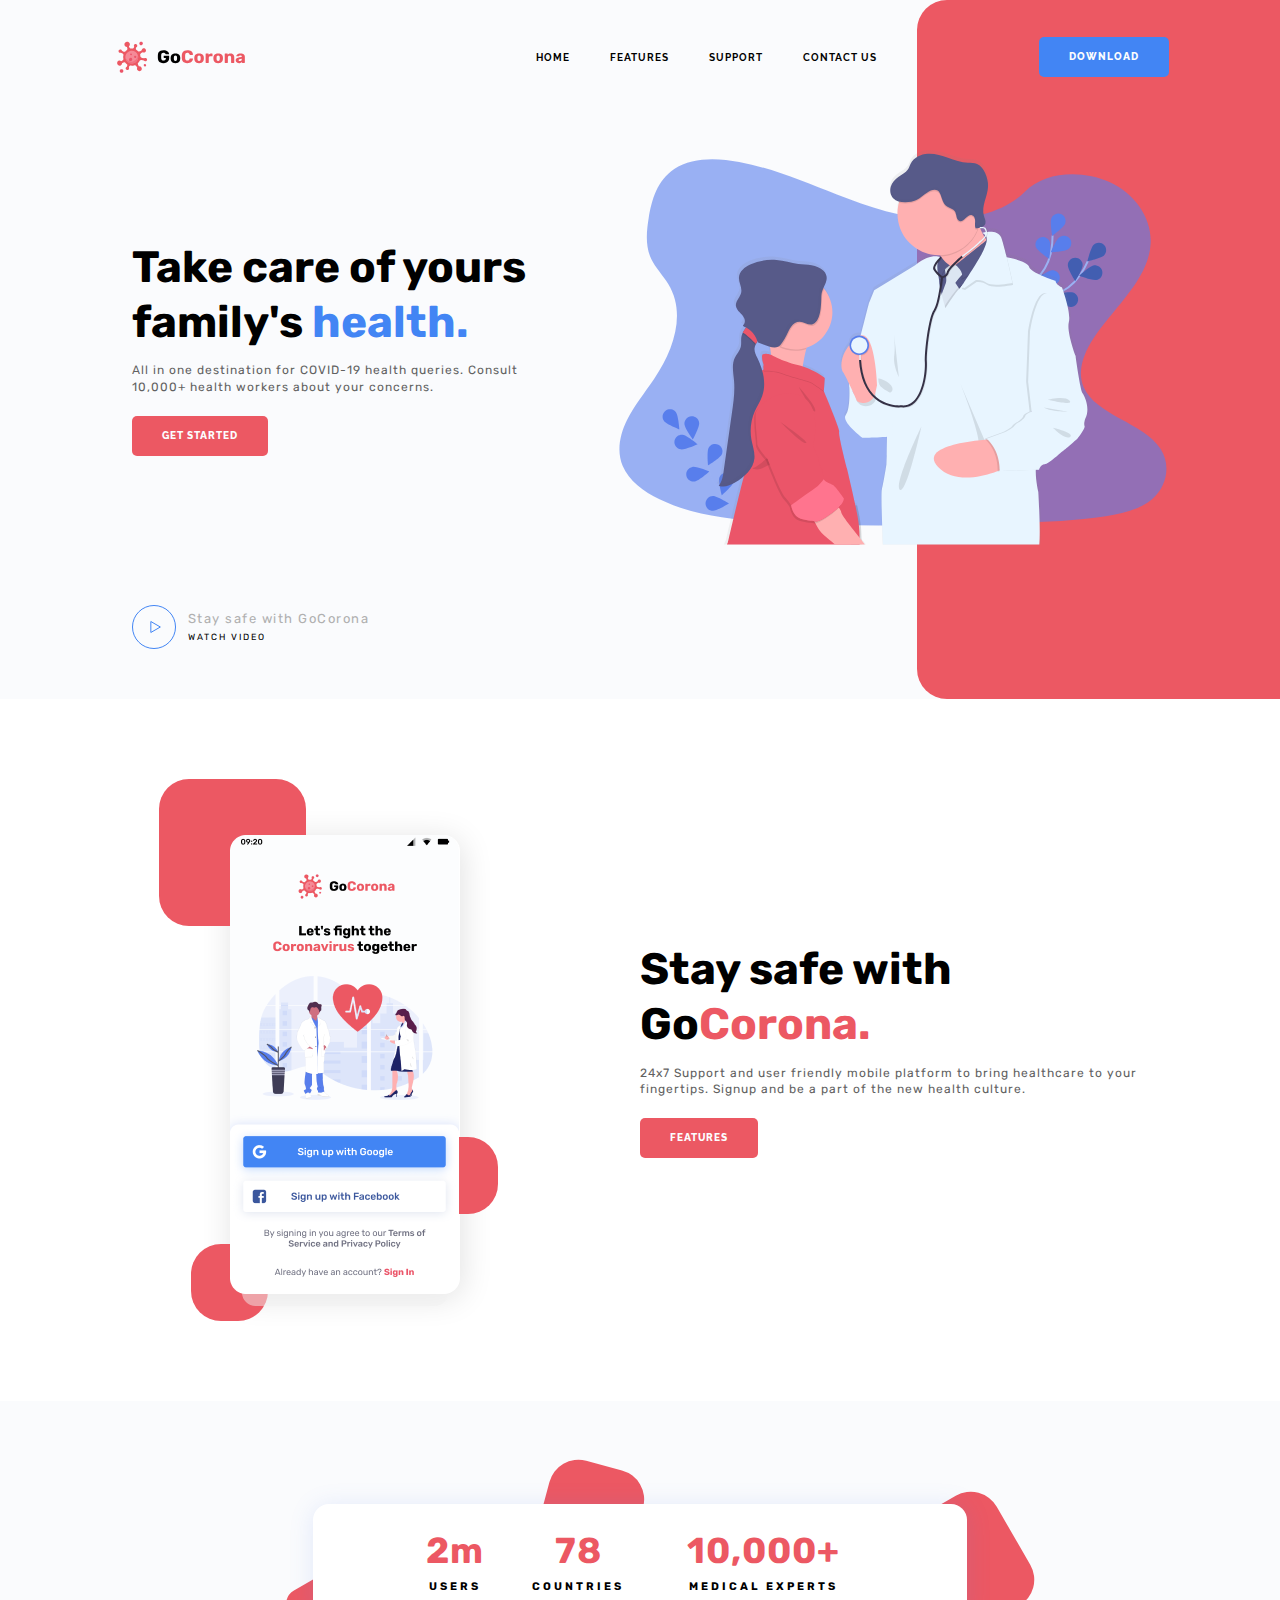
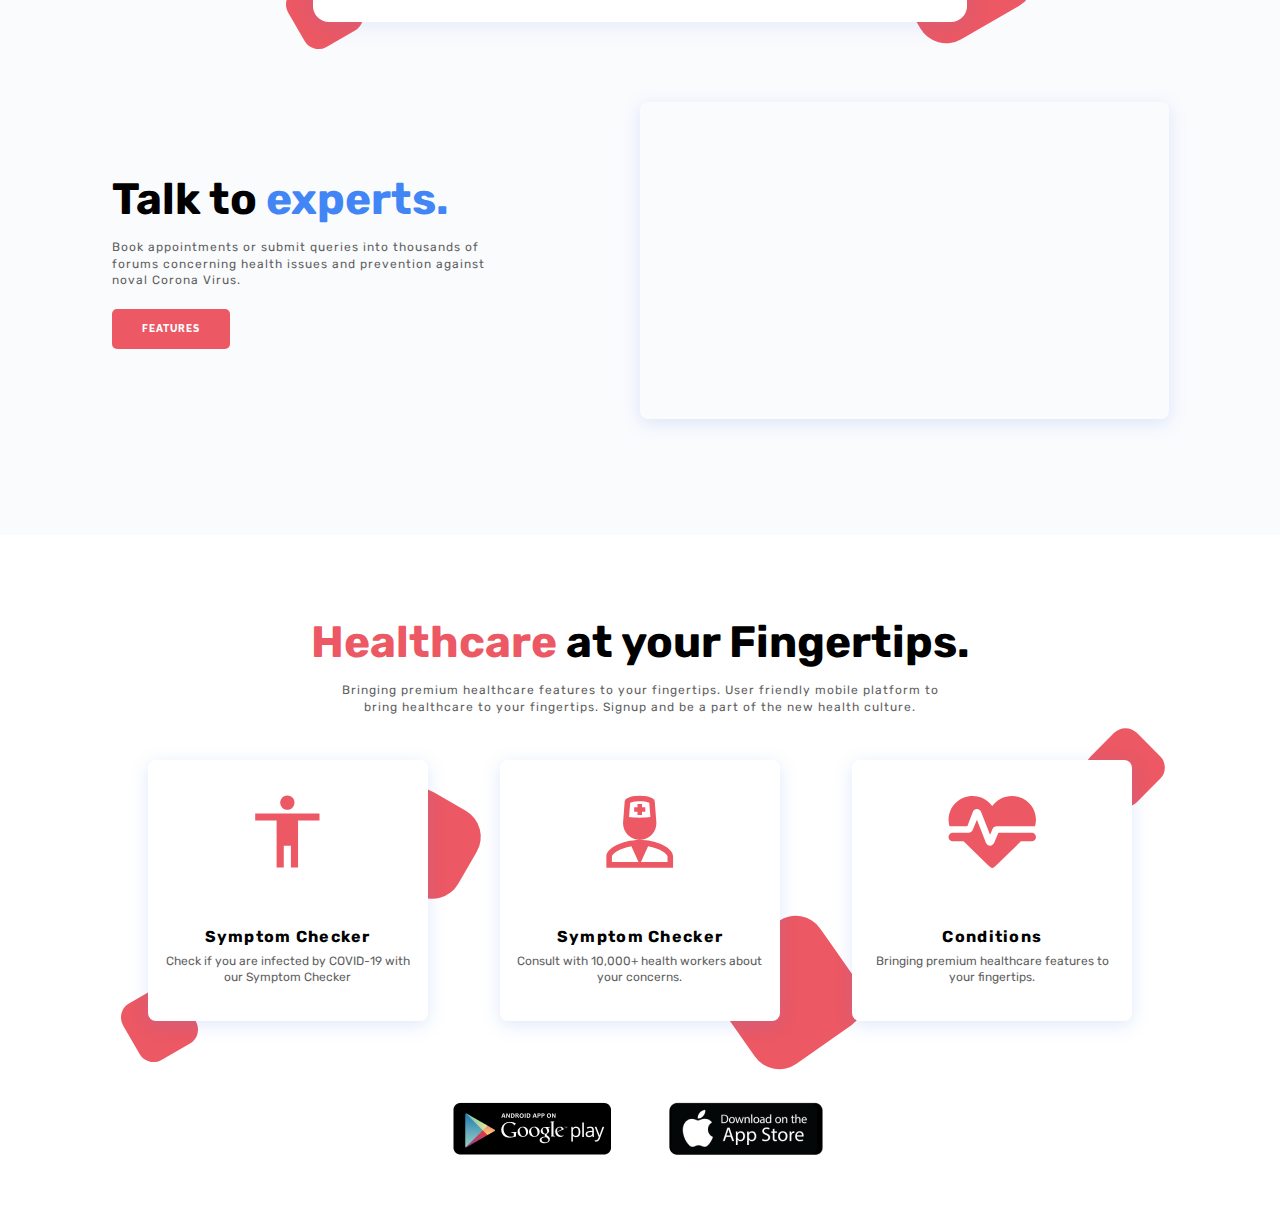
<file: index.html>
<!DOCTYPE html>
<html lang="ru">

<head>
	<title> GoCorona</title>
	<meta charset="UTF-8">
	<meta name="viewport" content="width=device-width">
	<link href="https://fonts.googleapis.com/css?family=Rubik:regular,700&display=swap" rel="stylesheet" />
	<link href="https://fonts.googleapis.com/css?family=Raleway:700,800&display=swap" rel="stylesheet" />
	<link rel="stylesheet" href="css/style.css">

</head>

<body>
	<div class="wrapper">
		<header id="open" class="header">
   <div id="close" class="header__container">
      <a href="" class="header__logo">
         <img src="images/logo.svg" alt="Логотип">
      </a>
      <div class="header__menu menu">
         <nav id="menu" class="menu__body">
            <ul class="menu__list">
               <li class="menu__item"><a href="" class="menu__link">HOME</a></li>
               <li class="menu__item"><a href="" class="menu__link">FEATURES</a></li>
               <li class="menu__item"><a href="" class="menu__link">SUPPORT</a></li>
               <li class="menu__item"><a href="" class="menu__link">CONTACT US</a></li>
            </ul>
         </nav>
      </div>

      <div class="header__button">
         <a href="" class="button button_blue">DOWNLOAD</a>
         <a href="#open" class="icon-menu"><span></span></a>
         <a href="#close" class="close-icon-menu"></a>
      </div>
   </div>
</header>
		<main class="main">
			<section class="get-started">
				<div class="get-started__container">
					<div class="get-started__content">
						<div class="get-started__block-text block-text">
							<h1 class="block-text__title block-text__title_blue">Take care of yours family's
								<span>health.</span>
							</h1>
							<div class="block-text__text">All in one destination for COVID-19 health queries. Consult 10,000+
								health workers about your concerns.</div>
							<a href="" class="block-text__button button">GET STARTED</a>
						</div>
					</div>
					<div class="get-started__image">
						<img src="images/get-started/image.svg" alt="Картинка врача с ребенком">
					</div>
					<div class="get-started__video">
						<a href="" class="video-get-started">
							<div class="video-get-started__icon">
								<img src="images/get-started/video.svg" alt="Кнопка видео">
							</div>
							<div class="video-get-started__body">
								<div class="video-get-started__title">Stay safe with GoCorona</div>
								<div class="video-get-started__text">Watch Video</div>
							</div>
						</a>
					</div class="get-started__video">
				</div>
			</section>
			<section class="stay-safe">
				<div class="stay-safe__container">
					<div class="stay-safe__media">
						<div class="media-stay-safe">
							<div class="media-stay-safe__image">
								<img src="images/stay-safe/app.png" alt="Приложение">
							</div>
							<div class="media-stay-safe__item media-stay-safe__item_1"></div>
							<div class="media-stay-safe__item media-stay-safe__item_2"></div>
							<div class="media-stay-safe__item media-stay-safe__item_3"></div>
						</div>
					</div>
					<div class="stay-safe__content">
						<div class="stay-safe__block-text block-text">
							<h2 class="block-text__title">Stay safe with Go<span>Corona.</span></h2>
							<div class="block-text__text">24x7 Support and user friendly mobile platform to bring healthcare to
								your fingertips. Signup and be a part of the new health culture.</div>
							<a href="" class="block-text__button button">Features</a>
						</div>
					</div>
				</div>
			</section>
			<section class="expert">
				<div class="expert__container">
					<div class="expert__statistics statistics-expert">
						<div class="statistics-expert__body body-statistics-expert">
							<div class="body-statistics-expert__item">
								<div class="body-statistics-expert__value">2m</div>
								<div class="body-statistics-expert__text">Users</div>
							</div>
							<div class="body-statistics-expert__item">
								<div class="body-statistics-expert__value">78</div>
								<div class="body-statistics-expert__text">Countries</div>
							</div>
							<div class="body-statistics-expert__item">
								<div class="body-statistics-expert__value">10,000+</div>
								<div class="body-statistics-expert__text">Medical experts</div>
							</div>
						</div>
						<div class="statistics-expert__decor statistics-expert__decor_1"></div>
						<div class="statistics-expert__decor statistics-expert__decor_2"></div>
						<div class="statistics-expert__decor statistics-expert__decor_3"></div>
					</div>
					<div class="expert__body">
						<div class="expert__content">
							<div class="expert__block-text block-text">
								<h2 class="block-text__title block-text__title_blue">Talk to <span>experts.</span></h2>
								<div class="block-text__text">Book appointments or submit queries into thousands of forums
									concerning health issues and prevention against noval Corona Virus.</div>
								<a href="" class="block-text__button button">Features</a>
							</div>
						</div>
						<div class="expert__video">
							<iframe src="https://www.youtube.com/embed/LlAZggmciGM" title="YouTube video player" frameborder="0" allow="accelerometer; autoplay; clipboard-write; encrypted-media; gyroscope; picture-in-picture" allowfullscreen></iframe>
							
						</div>
					</div>


				</div>
			</section>
			<section class="healthcare">
				<div class="healthcare__container">
					<div class="healthcare__block-text block-text block-text_center">
						<h2 class="block-text__title"><span>Healthcare</span> at your Fingertips.</h2>
						<div class="block-text__text block-text__text_mw">Bringing premium healthcare features to your
							fingertips. User friendly mobile platform to bring healthcare to your fingertips. Signup and be a
							part of the new health culture.</div>
					</div>

					<div class="healthcare__items">
						<div class="healthcare__column healthcare__column_1">
							<div class="healthcare__item item-healthcare">
								<div class="item-healthcare__icon">
									<img src="images/healthcare/01.svg" alt="Иконка">
								</div>
								<div class="item-healthcare__title">Symptom Checker</div>
								<div class="item-healthcare__text">Check if you are infected by COVID-19 with our Symptom
									Checker</div>
							</div>
						</div>
						<div class="healthcare__column healthcare__column_2">
							<div class="healthcare__item item-healthcare">
								<div class="item-healthcare__icon">
									<img src="images/healthcare/02.svg" alt="Иконка">
								</div>
								<div class="item-healthcare__title">Symptom Checker</div>
								<div class="item-healthcare__text">Consult with 10,000+ health workers about your concerns.
								</div>
							</div>
						</div>
						<div class="healthcare__column healthcare__column_3">
							<div class="healthcare__item item-healthcare">
								<div class="item-healthcare__icon">
									<img src="images/healthcare/03.svg" alt="Иконка">
								</div>
								<div class="item-healthcare__title">Conditions</div>
								<div class="item-healthcare__text">Bringing premium healthcare features to your fingertips.
								</div>
							</div>
						</div>

					</div>
				</div>

			</section>
		</main>
		<footer class="footer">
   <div class="footer__container">
      <div class="footer__items">
         <a href=" " class="footer__item">
            <img src="images/googlePlay.png" alt="Google Play">
         </a>
         <a href=" " class="footer__item">
            <img src="images/appStore.png" alt="App Store">
         </a>
      </div>
      
   </div>
</footer>
	</div>

</body>

</html>
</file>
<file: css/style.css>
@charset "UTF-8";
/*Обнуление*/
* {
  padding: 0;
  margin: 0;
  border: 0; }

/* Расчёт размеров блочных тегов. Значения этого свойства указывают, влияют ли отступы и границы на размеры блочных тегов. */
*, *:before, *:after {
  -moz-box-sizing: border-box;
  -webkit-box-sizing: border-box;
  box-sizing: border-box; }

/* убираем линии обводки у некоторых браузеров */
:focus, :active {
  outline: none; }

a:focus, a:active {
  outline: none; }

nav, footer, header, aside {
  display: block; }

/* Уравнивание шрифтов и элементов */
html, body {
  height: 100%;
  width: 100%;
  font-size: 100%;
  line-height: 1;
  font-size: 14px;
  -ms-text-size-adjust: 100%;
  -moz-text-size-adjust: 100%;
  -webkit-text-size-adjust: 100%; }

input, button, textarea {
  font-family: inherit; }

input::-ms-clear {
  display: none; }

button {
  cursor: pointer; }

button::-moz-focus-inner {
  padding: 0;
  border: 0; }

a, a:visited {
  text-decoration: none; }

a:hover {
  text-decoration: none; }

ul li {
  list-style: none; }

img {
  vertical-align: top; }

h1, h2, h3, h4, h5, h6 {
  font-size: inherit;
  font-weight: inherit; }

/*--------------------*/
body {
  font-family: Rubik;
  font-size: 12px;
  color: #616161; }

.wrapper {
  overflow: hidden;
  /* для прибития подвала к низу экрана */
  display: -webkit-box;
  display: -ms-flexbox;
  display: flex;
  -webkit-box-orient: vertical;
  -webkit-box-direction: normal;
  -ms-flex-direction: column;
  flex-direction: column;
  min-height: 100%;
  /* оболочка занимает всю ширину окна браузера */ }

.main {
  -webkit-box-flex: 1;
  -ms-flex: 1 1 auto;
  flex: 1 1 auto;
  /* позволяем расширяться, чтобы прижать подвал */ }

/* обращение к объектам в которых встречается класс контейнер */
[class*="__container"] {
  max-width: 1087px;
  margin: 0 auto;
  padding: 0 15px; }

/* ------------------------------------ */
/* ПК */
@media (max-width: 1057px) {
  [class*="__container"] {
    max-width: 970px; } }

/* Планшет */
@media (max-width: 991.98px) {
  [class*="__container"] {
    max-width: 750px; } }

/* телефон */
@media (max-width: 767.98px) {
  [class*="__container"] {
    max-width: none; } }

/* маленький телефон */
/* ------------------------------------ */
.header {
  position: absolute;
  width: 100%;
  top: 0;
  left: 0;
  z-index: 50; }
  .header__container {
    display: -webkit-box;
    display: -ms-flexbox;
    display: flex;
    min-height: 114px;
    -webkit-box-align: center;
    -ms-flex-align: center;
    align-items: center; }
  .header__logo {
    position: relative;
    z-index: 5; }
  .header__menu {
    -webkit-box-flex: 1;
    -ms-flex: 1 1 auto;
    flex: 1 1 auto; }
  .header__button {
    position: relative;
    z-index: 5;
    -webkit-box-flex: 0;
    -ms-flex: 0 0 252px;
    flex: 0 0 252px;
    display: -webkit-box;
    display: -ms-flexbox;
    display: flex;
    -webkit-box-pack: end;
    -ms-flex-pack: end;
    justify-content: flex-end;
    -webkit-box-align: center;
    -ms-flex-align: center;
    align-items: center; }

/* ------------------------------------ */
.menu {
  display: -webkit-box;
  display: -ms-flexbox;
  display: flex;
  -webkit-box-pack: end;
  -ms-flex-pack: end;
  justify-content: flex-end; }
  .menu__list {
    display: -webkit-box;
    display: -ms-flexbox;
    display: flex; }
  .menu__item {
    margin: 0 40px 0 0; }
  .menu__link {
    font-family: Raleway;
    text-transform: uppercase;
    font-weight: 700;
    font-size: 10px;
    line-height: 1.2;
    letter-spacing: 0.14em;
    color: #000;
    letter-spacing: 1px; }
    .menu__link:hover {
      text-decoration: underline; }

@media (max-width: 991.98px) {
  .header__button {
    -webkit-box-flex: 0;
    -ms-flex: 0 0 170px;
    flex: 0 0 170px; }
  .header__container {
    min-height: 80px; }
  .menu__item {
    margin: 0 30px 0 0; } }

@media (max-width: 767.98px) {
  .menu__body {
    overflow: auto;
    position: fixed;
    top: 0;
    left: -100%;
    width: 100%;
    height: 100%;
    background-color: #a6b9f5;
    padding: 90px 15px 30px 15px;
    -webkit-transition: left 0.3s ease 0s;
    -o-transition: left 0.3s ease 0s;
    transition: left 0.3s ease 0s; }
  .header:target .menu__body {
    left: 0; }
  .header:target .menu__body::before {
    content: '';
    position: fixed;
    top: 0;
    left: 0;
    height: 80px;
    width: 100%;
    background-color: #a6b9f5; }
  .menu__item {
    margin: 0 0px 25px 0; }
  .menu__item:last-child {
    margin-bottom: 0; }
  .menu__list {
    -webkit-box-orient: vertical;
    -webkit-box-direction: normal;
    -ms-flex-direction: column;
    flex-direction: column;
    -webkit-box-pack: center;
    -ms-flex-pack: center;
    justify-content: center;
    -webkit-box-align: center;
    -ms-flex-align: center;
    align-items: center; }
  .menu__link {
    color: #fff;
    font-size: 20px; } }

@media (max-width: 479.98px) {
  .header__logo {
    /* скрываем надпись на логотипе */
    -webkit-box-flex: 0;
    -ms-flex: 0 0 40px;
    flex: 0 0 40px;
    overflow: hidden; } }

/* ------------------------------------ */
.button {
  display: inline-block;
  /* тк ссылка */
  font-family: Raleway;
  text-transform: uppercase;
  font-weight: 800;
  font-size: 10px;
  line-height: 12px;
  letter-spacing: 1px;
  color: #FCFDFE;
  background-color: #EC5863;
  border-radius: 5px;
  padding: 14px 30px;
  -webkit-transition: background-color 0.3s ease 0s;
  -o-transition: background-color 0.3s ease 0s;
  transition: background-color 0.3s ease 0s;
  /* анимация кнопки */ }
  .button:hover {
    background-color: #eb7b82; }
  .button_blue {
    background-color: #4285F4; }
    .button_blue:hover {
      background-color: #79a9f7; }

/* ------------------------------------ */
.icon-menu {
  display: none; }

@media (max-width: 767.98px) {
  .close-icon-menu,
  .icon-menu {
    display: -webkit-box;
    display: -ms-flexbox;
    display: flex;
    position: relative;
    -webkit-box-flex: 0;
    -ms-flex: 0 0 30px;
    flex: 0 0 30px;
    height: 18px;
    -webkit-box-orient: vertical;
    -webkit-box-direction: normal;
    -ms-flex-direction: column;
    flex-direction: column;
    -webkit-box-pack: justify;
    -ms-flex-pack: justify;
    justify-content: space-between;
    margin: 0 0 0 20px; }
  .icon-menu::before,
  .icon-menu::after {
    content: '';
    background-color: #000;
    height: 2px; }
  .icon-menu span {
    height: 2px;
    background-color: #000; }
  .close-icon-menu {
    display: none; }
  .close-icon-menu::before,
  .close-icon-menu::after {
    content: '';
    background-color: #000;
    height: 2px;
    -webkit-transform-origin: 0 0;
    -ms-transform-origin: 0 0;
    transform-origin: 0 0; }
  .close-icon-menu::before {
    -webkit-transform: rotate(35deg);
    -ms-transform: rotate(35deg);
    transform: rotate(35deg); }
  .close-icon-menu::after {
    -webkit-transform: rotate(-32deg);
    -ms-transform: rotate(-32deg);
    transform: rotate(-32deg); }
  .header:target .icon-menu {
    display: none; }
  .header:target .close-icon-menu {
    display: -webkit-box;
    display: -ms-flexbox;
    display: flex; } }

/* ============================================================ */
.get-started {
  background-color: #FAFBFD; }
  .get-started__container {
    padding: 150px 15px 50px 15px;
    display: -webkit-box;
    display: -ms-flexbox;
    display: flex;
    -ms-flex-wrap: wrap;
    flex-wrap: wrap;
    -webkit-box-align: center;
    -ms-flex-align: center;
    align-items: center;
    position: relative; }
    .get-started__container::before {
      content: "";
      position: absolute;
      width: 100vw;
      height: 100%;
      right: 267px;
      top: 0;
      -webkit-transform: translate(100%, 0px);
      -ms-transform: translate(100%, 0px);
      transform: translate(100%, 0px);
      border-radius: 30px 0 0 30px;
      background-color: #EC5863; }
      @media (max-width: 991.98px) {
        .get-started__container::before {
          right: 185px;
          border-radius: 20px 0 0 20px; } }
      @media (max-width: 767.98px) {
        .get-started__container::before {
          display: none; } }
    @media (max-width: 767.98px) {
      .get-started__container {
        padding: 100px 15px 30px 15px; } }
  .get-started__content {
    -webkit-box-flex: 0;
    -ms-flex: 0 1 48%;
    flex: 0 1 48%;
    padding: 0 20px; }
    @media (max-width: 767.98px) {
      .get-started__content {
        padding: 0;
        -webkit-box-flex: 1;
        -ms-flex: 1 1 100%;
        flex: 1 1 100%; } }
  .get-started__block-text {
    max-width: 410px; }
    @media (max-width: 767.98px) {
      .get-started__block-text {
        max-width: none; } }
  .get-started__image {
    -webkit-box-flex: 0;
    -ms-flex: 0 1 52%;
    flex: 0 1 52%;
    position: relative;
    z-index: 2; }
    @media (max-width: 767.98px) {
      .get-started__image {
        text-align: center;
        -webkit-box-flex: 1;
        -ms-flex: 1 1 100%;
        flex: 1 1 100%;
        padding: 30px 0 0 0; } }
  .get-started__image img {
    max-width: 100%; }
  .get-started__video {
    -webkit-box-flex: 1;
    -ms-flex: 1 1 100%;
    flex: 1 1 100%;
    margin: 60px 0 0 20px; }
    @media (max-width: 767.98px) {
      .get-started__video {
        padding: 0px; } }

/* ============================================================ */
.block-text__title {
  font-weight: 700;
  font-size: 44px;
  color: #000000;
  line-height: 126%; }
  .block-text__title:not(:last-child) {
    /* для всех кроме последнего */
    margin: 0 0 12px 0; }
  @media (max-width: 767.98px) {
    .block-text__title {
      font-size: 34px; } }
  .block-text__title span {
    color: #EC5863; }
  .block-text__title_blue span {
    color: #4285F4; }

.block-text_center {
  text-align: center; }

.block-text__text {
  font-size: 12px;
  line-height: 138.5%;
  letter-spacing: 1px;
  color: #616161; }
  .block-text__text:not(:last-child) {
    /* для всех кроме последнего */
    margin: 0 0 20px 0; }
  .block-text__text_mw {
    max-width: 620px;
    margin: 0 auto; }

/* ============================================================ */
.video-get-started {
  display: -webkit-inline-box;
  display: -ms-inline-flexbox;
  display: inline-flex;
  -webkit-box-align: center;
  -ms-flex-align: center;
  align-items: center; }
  .video-get-started__icon {
    -webkit-box-flex: 0;
    -ms-flex: 0 0 44px;
    flex: 0 0 44px; }
  .video-get-started__body {
    margin: 0 0 0 12px; }
  .video-get-started__title {
    font-size: 13px;
    line-height: 126%;
    letter-spacing: 1.5px;
    color: #B0B0B0; }
    .video-get-started__title:not(:last-child) {
      /* для всех кроме последнего */
      margin: 0 0 5px 0; }
  .video-get-started__text {
    font-size: 9px;
    line-height: 126%;
    letter-spacing: 2px;
    text-transform: uppercase;
    color: #000000; }

/* ===ВТОРОЙ БЛОК========================================================= */
.stay-safe {
  padding: 80px 0; }
  @media (max-width: 991.98px) {
    .stay-safe {
      padding: 40px 0; } }
  .stay-safe__container {
    display: -webkit-box;
    display: -ms-flexbox;
    display: flex;
    -webkit-box-align: center;
    -ms-flex-align: center;
    align-items: center; }
    @media (max-width: 767.98px) {
      .stay-safe__container {
        -webkit-box-orient: vertical;
        -webkit-box-direction: reverse;
        -ms-flex-direction: column-reverse;
        flex-direction: column-reverse; } }
  .stay-safe__media {
    -webkit-box-flex: 0;
    -ms-flex: 0 1 50%;
    flex: 0 1 50%; }
    @media (min-width: 991.98px) {
      .stay-safe__media {
        padding: 0 0 0 47px; } }
  .stay-safe__content {
    -webkit-box-flex: 0;
    -ms-flex: 0 1 50%;
    flex: 0 1 50%; }
    @media (max-width: 767.98px) {
      .stay-safe__content {
        margin: 0 0 30px 0; } }

.media-stay-safe {
  width: 373px;
  position: relative;
  text-align: center;
  padding: 56px 0 27px 0; }
  @media (max-width: 479.98px) {
    .media-stay-safe {
      width: 290px; } }
  .media-stay-safe__image {
    display: inline-block;
    -webkit-box-shadow: 2px 4px 32px rgba(0, 0, 0, 0.12);
    box-shadow: 2px 4px 32px rgba(0, 0, 0, 0.12);
    border-radius: 16px;
    position: relative;
    width: 61.5%;
    /* 229/372*100% */ }
    .media-stay-safe__image img {
      position: relative;
      z-index: 5;
      max-width: 100%; }
    .media-stay-safe__image::after {
      content: "";
      position: absolute;
      bottom: -12px;
      left: 12px;
      width: 206px;
      height: 27px;
      z-index: 2;
      background: rgba(240, 240, 240, 0.49);
      border-radius: 16px; }
  .media-stay-safe__item {
    position: absolute;
    background-color: #EC5863;
    border-radius: 30px;
    width: 77px;
    height: 77px; }
    .media-stay-safe__item_1 {
      top: 0;
      left: 0;
      width: 147px;
      height: 147px; }
    .media-stay-safe__item_2 {
      bottom: 0;
      left: 32px; }
    .media-stay-safe__item_3 {
      bottom: 107px;
      right: 34px; }

/* ===ТРЕТИЙ БЛОК========================================================= */
.expert {
  padding: 103px 0 116px 0;
  background-color: #FAFBFD; }
  @media (max-width: 767.98px) {
    .expert {
      padding: 80px 0 30px 0; } }
  .expert__body {
    display: -webkit-box;
    display: -ms-flexbox;
    display: flex;
    -webkit-box-align: center;
    -ms-flex-align: center;
    align-items: center; }
    @media (max-width: 767.98px) {
      .expert__body {
        -webkit-box-align: stretch;
        -ms-flex-align: stretch;
        align-items: stretch;
        -webkit-box-orient: vertical;
        -webkit-box-direction: normal;
        -ms-flex-direction: column;
        flex-direction: column; } }
  .expert__content {
    -webkit-box-flex: 0;
    -ms-flex: 0 1 50%;
    flex: 0 1 50%;
    padding: 0 20px 0 0; }
    @media (max-width: 767.98px) {
      .expert__content {
        padding: 0;
        margin: 0 0 30px 0; } }
  .expert__block-text {
    max-width: 400px; }
  .expert__video {
    -webkit-box-flex: 0;
    -ms-flex: 0 1 50%;
    flex: 0 1 50%;
    padding: 0 0 30% 0;
    position: relative;
    -webkit-box-shadow: 0px 4px 18px rgba(88, 126, 236, 0.18);
    box-shadow: 0px 4px 18px rgba(88, 126, 236, 0.18);
    border-radius: 8px;
    overflow: hidden; }
    .expert__video iframe {
      position: absolute;
      width: 100%;
      height: 100%;
      left: 0;
      top: 0;
      -o-object-fit: cover;
      object-fit: cover; }
    @media (max-width: 767.98px) {
      .expert__video {
        padding: 0 0 58% 0; } }

.statistics-expert {
  max-width: 654px;
  margin: 0 auto;
  position: relative; }
  .statistics-expert__body {
    background-color: #fff;
    -webkit-box-shadow: 0px 2px 24px rgba(88, 126, 236, 0.15);
    box-shadow: 0px 2px 24px rgba(88, 126, 236, 0.15);
    border-radius: 16px;
    position: relative;
    z-index: 2;
    margin: 0 0 80px 0; }
    @media (max-width: 767.98px) {
      .statistics-expert__body {
        margin: 0 0 50px 0; } }
  .statistics-expert__decor {
    position: absolute;
    background-color: #EC5863;
    border-radius: 30px; }
    .statistics-expert__decor_1 {
      width: 65px;
      height: 65px;
      -webkit-transform: rotate(-30deg);
      -ms-transform: rotate(-30deg);
      transform: rotate(-30deg);
      bottom: -21px;
      left: -21px;
      border-radius: 16px; }
    .statistics-expert__decor_2 {
      width: 97px;
      height: 97px;
      -webkit-transform: rotate(105deg);
      -ms-transform: rotate(105deg);
      transform: rotate(105deg);
      right: 50%;
      top: -40px; }
    .statistics-expert__decor_3 {
      width: 127px;
      height: 127px;
      -webkit-transform: rotate(-30deg);
      -ms-transform: rotate(-30deg);
      transform: rotate(-30deg);
      right: -55px;
      top: 0; }

.body-statistics-expert {
  padding: 25px 80px;
  display: -webkit-box;
  display: -ms-flexbox;
  display: flex;
  -webkit-box-align: center;
  -ms-flex-align: center;
  align-items: center; }
  @media (max-width: 767.98px) {
    .body-statistics-expert {
      padding: 25px; } }
  @media (max-width: 479.98px) {
    .body-statistics-expert {
      -webkit-box-orient: vertical;
      -webkit-box-direction: normal;
      -ms-flex-direction: column;
      flex-direction: column; } }
  .body-statistics-expert__item {
    -webkit-box-flex: 0;
    -ms-flex: 0 1 25%;
    flex: 0 1 25%;
    text-align: center; }
    .body-statistics-expert__item:last-child {
      -webkit-box-flex: 0;
      -ms-flex: 0 1 50%;
      flex: 0 1 50%; }
    @media (max-width: 479.98px) {
      .body-statistics-expert__item:not(:last-child) {
        margin: 0 0 15px 0; } }
  .body-statistics-expert__value {
    font-weight: 700;
    font-size: 36px;
    line-height: 43px;
    color: #EC5863;
    letter-spacing: 1px;
    margin-bottom: 5px; }
  .body-statistics-expert__text {
    font-weight: 700;
    font-size: 11px;
    line-height: 1.8;
    color: #000000;
    letter-spacing: 3px;
    text-transform: uppercase; }

/* ===ЧЕТВЕРТЫЙ БЛОК========================================================= */
.healthcare {
  padding: 80px 0 30px 0; }
  @media (max-width: 991.98px) {
    .healthcare {
      padding: 30px 0 30px 0; } }
  .healthcare__block-text {
    margin: 0 0 45px 0; }
  .healthcare__items {
    display: -webkit-box;
    display: -ms-flexbox;
    display: flex; }
    @media (max-width: 991.98px) {
      .healthcare__items {
        -webkit-box-orient: vertical;
        -webkit-box-direction: normal;
        -ms-flex-direction: column;
        flex-direction: column; } }
  .healthcare__column {
    position: relative;
    padding: 0px 36px;
    -webkit-box-flex: 0;
    -ms-flex: 0 1 33.333%;
    flex: 0 1 33.333%; }
    .healthcare__column_1::before, .healthcare__column_1::after {
      content: '';
      position: absolute;
      background-color: #EC5863;
      border-radius: 16px; }
    @media (max-width: 1087px) {
      .healthcare__column {
        padding: 0 15px; } }
    @media (max-width: 991.98px) {
      .healthcare__column:not(:last-child) {
        margin: 0 0 25px 0; } }
    .healthcare__column_1::before {
      width: 65px;
      height: 65px;
      bottom: -35px;
      left: 15px;
      -webkit-transform: rotate(-30deg);
      -ms-transform: rotate(-30deg);
      transform: rotate(-30deg); }
    .healthcare__column_1::after {
      width: 97px;
      height: 97px;
      top: 35px;
      right: -10px;
      -webkit-transform: rotate(30deg);
      -ms-transform: rotate(30deg);
      transform: rotate(30deg);
      border-radius: 30px; }
    .healthcare__column_2::after {
      content: '';
      position: absolute;
      background-color: #EC5863;
      border-radius: 30px;
      width: 127px;
      height: 127px;
      bottom: -35px;
      right: -35px;
      -webkit-transform: rotate(55deg);
      -ms-transform: rotate(55deg);
      transform: rotate(55deg); }
    .healthcare__column_3::after {
      content: '';
      position: absolute;
      background-color: #EC5863;
      border-radius: 16px;
      width: 65px;
      height: 65px;
      top: -25px;
      right: 10px;
      -webkit-transform: rotate(45deg);
      -ms-transform: rotate(45deg);
      transform: rotate(45deg); }

.item-healthcare {
  height: 100%;
  /* чтобы карточки подстраивались под наибольшую высоту */
  background: #fff;
  -webkit-box-shadow: 0px 4px 18px rgba(88, 126, 236, 0.18);
  box-shadow: 0px 4px 18px rgba(88, 126, 236, 0.18);
  border-radius: 8px;
  display: -webkit-box;
  display: -ms-flexbox;
  display: flex;
  -webkit-box-align: center;
  -ms-flex-align: center;
  align-items: center;
  -webkit-box-orient: vertical;
  -webkit-box-direction: normal;
  -ms-flex-direction: column;
  flex-direction: column;
  padding: 35px 17px;
  position: relative;
  text-align: center;
  z-index: 2; }
  .item-healthcare__icon {
    margin: 0px 0 58px 0; }
  .item-healthcare__title {
    font-weight: 700;
    font-size: 16px;
    line-height: 138.5%;
    letter-spacing: 0.08em;
    color: #000000;
    margin: 0 0 4px 0; }
  .item-healthcare__text {
    line-height: 138.5%; }

/* ===FOOTER========================================= */
.footer {
  padding: 45px 0; }
  @media (max-width: 500px) {
    .footer {
      padding: 30px 0; } }
  .footer__items {
    display: -webkit-box;
    display: -ms-flexbox;
    display: flex;
    -webkit-column-gap: 50px;
    column-gap: 50px;
    row-gap: 20px;
    -webkit-box-pack: center;
    -ms-flex-pack: center;
    justify-content: center;
    -webkit-box-align: center;
    -ms-flex-align: center;
    align-items: center; }
    @media (max-width: 500px) {
      .footer__items {
        -webkit-box-orient: vertical;
        -webkit-box-direction: normal;
        -ms-flex-direction: column;
        flex-direction: column; } }
</file>
